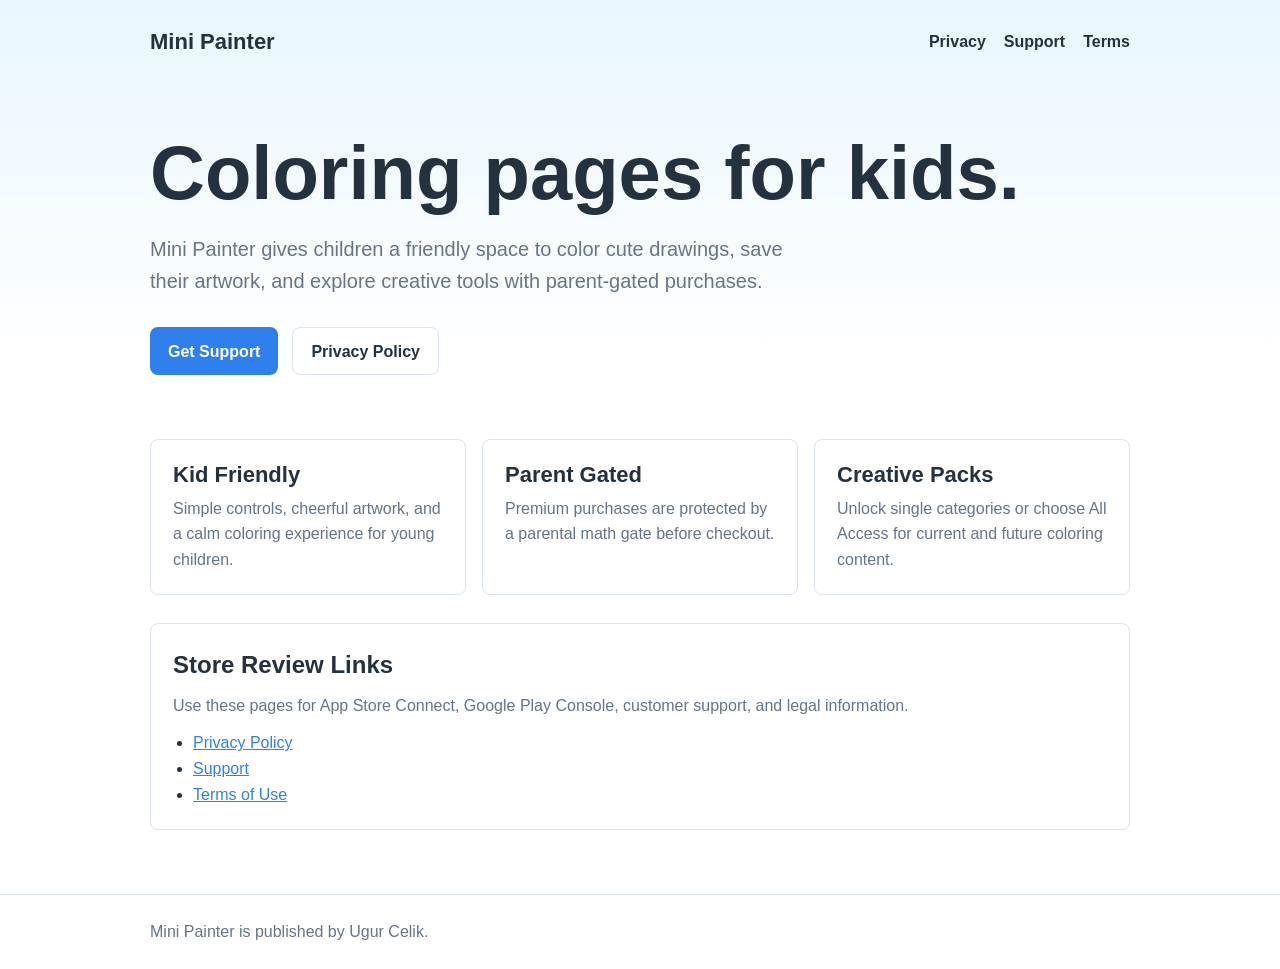
<file: index.html>
<!doctype html>
<html lang="en">
  <head>
    <meta charset="utf-8">
    <meta name="viewport" content="width=device-width, initial-scale=1">
    <title>Mini Painter</title>
    <meta name="description" content="Mini Painter is a calm coloring app for kids with playful drawing tools and parent-gated premium packs.">
    <link rel="stylesheet" href="./styles.css">
  </head>
  <body>
    <header>
      <nav class="wrap">
        <a class="brand" href="./">Mini Painter</a>
        <div class="links">
          <a href="./privacy-policy/">Privacy</a>
          <a href="./support/">Support</a>
          <a href="./terms/">Terms</a>
        </div>
      </nav>
    </header>

    <main>
      <section class="hero wrap">
        <h1>Coloring pages for kids.</h1>
        <p>Mini Painter gives children a friendly space to color cute drawings, save their artwork, and explore creative tools with parent-gated purchases.</p>
        <div class="actions">
          <a class="button" href="./support/">Get Support</a>
          <a class="button secondary" href="./privacy-policy/">Privacy Policy</a>
        </div>
      </section>

      <section class="wrap grid" aria-label="Highlights">
        <article class="card">
          <h2>Kid Friendly</h2>
          <p>Simple controls, cheerful artwork, and a calm coloring experience for young children.</p>
        </article>
        <article class="card">
          <h2>Parent Gated</h2>
          <p>Premium purchases are protected by a parental math gate before checkout.</p>
        </article>
        <article class="card">
          <h2>Creative Packs</h2>
          <p>Unlock single categories or choose All Access for current and future coloring content.</p>
        </article>
      </section>

      <section class="wrap legal-list" aria-label="Store review links">
        <h2>Store Review Links</h2>
        <p>Use these pages for App Store Connect, Google Play Console, customer support, and legal information.</p>
        <ul>
          <li><a href="./privacy-policy/">Privacy Policy</a></li>
          <li><a href="./support/">Support</a></li>
          <li><a href="./terms/">Terms of Use</a></li>
        </ul>
      </section>
    </main>

    <footer>
      <div class="wrap">Mini Painter is published by Ugur Celik.</div>
    </footer>
  </body>
</html>
</file>
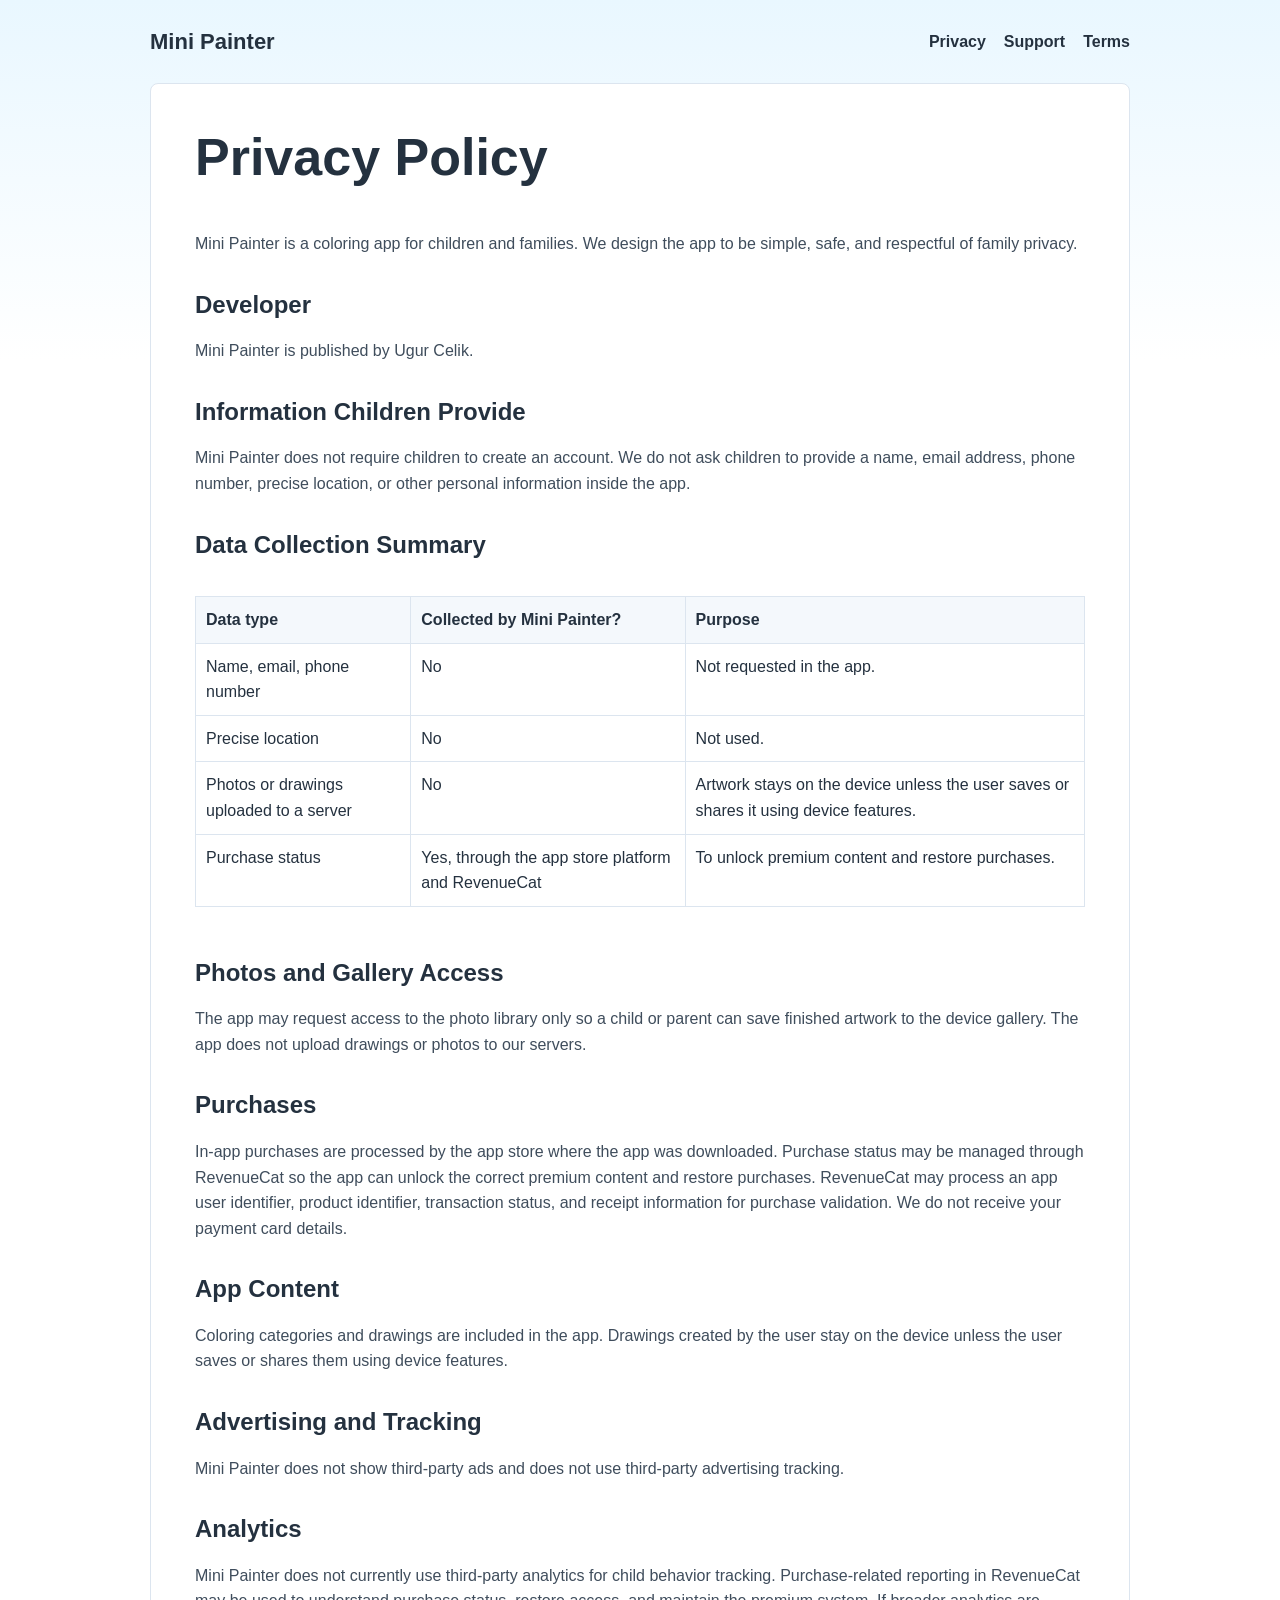
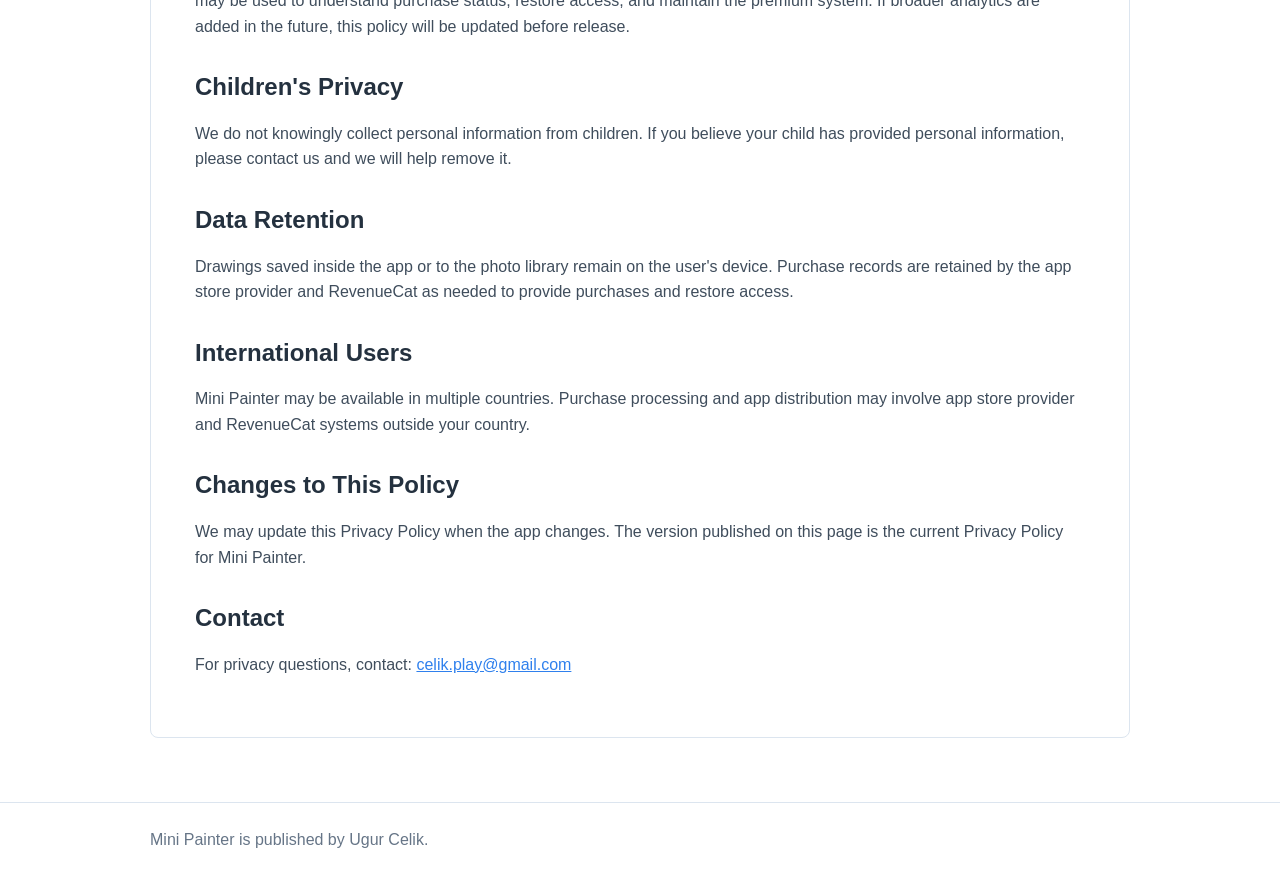
<file: privacy-policy/index.html>
<!doctype html>
<html lang="en">
  <head>
    <meta charset="utf-8">
    <meta name="viewport" content="width=device-width, initial-scale=1">
    <title>Privacy Policy - Mini Painter</title>
    <meta name="description" content="Privacy Policy for Mini Painter.">
    <link rel="stylesheet" href="../styles.css">
  </head>
  <body>
    <header>
      <nav class="wrap">
        <a class="brand" href="../">Mini Painter</a>
        <div class="links">
          <a href="../privacy-policy/">Privacy</a>
          <a href="../support/">Support</a>
          <a href="../terms/">Terms</a>
        </div>
      </nav>
    </header>

    <main class="wrap">
      <article class="content">
        <h1>Privacy Policy</h1>

        <p>Mini Painter is a coloring app for children and families. We design the app to be simple, safe, and respectful of family privacy.</p>

        <h2>Developer</h2>
        <p>Mini Painter is published by Ugur Celik.</p>

        <h2>Information Children Provide</h2>
        <p>Mini Painter does not require children to create an account. We do not ask children to provide a name, email address, phone number, precise location, or other personal information inside the app.</p>

        <h2>Data Collection Summary</h2>
        <div class="table-wrap">
          <table>
            <thead>
              <tr>
                <th>Data type</th>
                <th>Collected by Mini Painter?</th>
                <th>Purpose</th>
              </tr>
            </thead>
            <tbody>
              <tr>
                <td>Name, email, phone number</td>
                <td>No</td>
                <td>Not requested in the app.</td>
              </tr>
              <tr>
                <td>Precise location</td>
                <td>No</td>
                <td>Not used.</td>
              </tr>
              <tr>
                <td>Photos or drawings uploaded to a server</td>
                <td>No</td>
                <td>Artwork stays on the device unless the user saves or shares it using device features.</td>
              </tr>
              <tr>
                <td>Purchase status</td>
                <td>Yes, through the app store platform and RevenueCat</td>
                <td>To unlock premium content and restore purchases.</td>
              </tr>
            </tbody>
          </table>
        </div>

        <h2>Photos and Gallery Access</h2>
        <p>The app may request access to the photo library only so a child or parent can save finished artwork to the device gallery. The app does not upload drawings or photos to our servers.</p>

        <h2>Purchases</h2>
        <p>In-app purchases are processed by the app store where the app was downloaded. Purchase status may be managed through RevenueCat so the app can unlock the correct premium content and restore purchases. RevenueCat may process an app user identifier, product identifier, transaction status, and receipt information for purchase validation. We do not receive your payment card details.</p>

        <h2>App Content</h2>
        <p>Coloring categories and drawings are included in the app. Drawings created by the user stay on the device unless the user saves or shares them using device features.</p>

        <h2>Advertising and Tracking</h2>
        <p>Mini Painter does not show third-party ads and does not use third-party advertising tracking.</p>

        <h2>Analytics</h2>
        <p>Mini Painter does not currently use third-party analytics for child behavior tracking. Purchase-related reporting in RevenueCat may be used to understand purchase status, restore access, and maintain the premium system. If broader analytics are added in the future, this policy will be updated before release.</p>

        <h2>Children's Privacy</h2>
        <p>We do not knowingly collect personal information from children. If you believe your child has provided personal information, please contact us and we will help remove it.</p>

        <h2>Data Retention</h2>
        <p>Drawings saved inside the app or to the photo library remain on the user's device. Purchase records are retained by the app store provider and RevenueCat as needed to provide purchases and restore access.</p>

        <h2>International Users</h2>
        <p>Mini Painter may be available in multiple countries. Purchase processing and app distribution may involve app store provider and RevenueCat systems outside your country.</p>

        <h2>Changes to This Policy</h2>
        <p>We may update this Privacy Policy when the app changes. The version published on this page is the current Privacy Policy for Mini Painter.</p>

        <h2>Contact</h2>
        <p>For privacy questions, contact: <a href="mailto:celik.play@gmail.com">celik.play@gmail.com</a></p>
      </article>
    </main>

    <footer>
      <div class="wrap">Mini Painter is published by Ugur Celik.</div>
    </footer>
  </body>
</html>
</file>
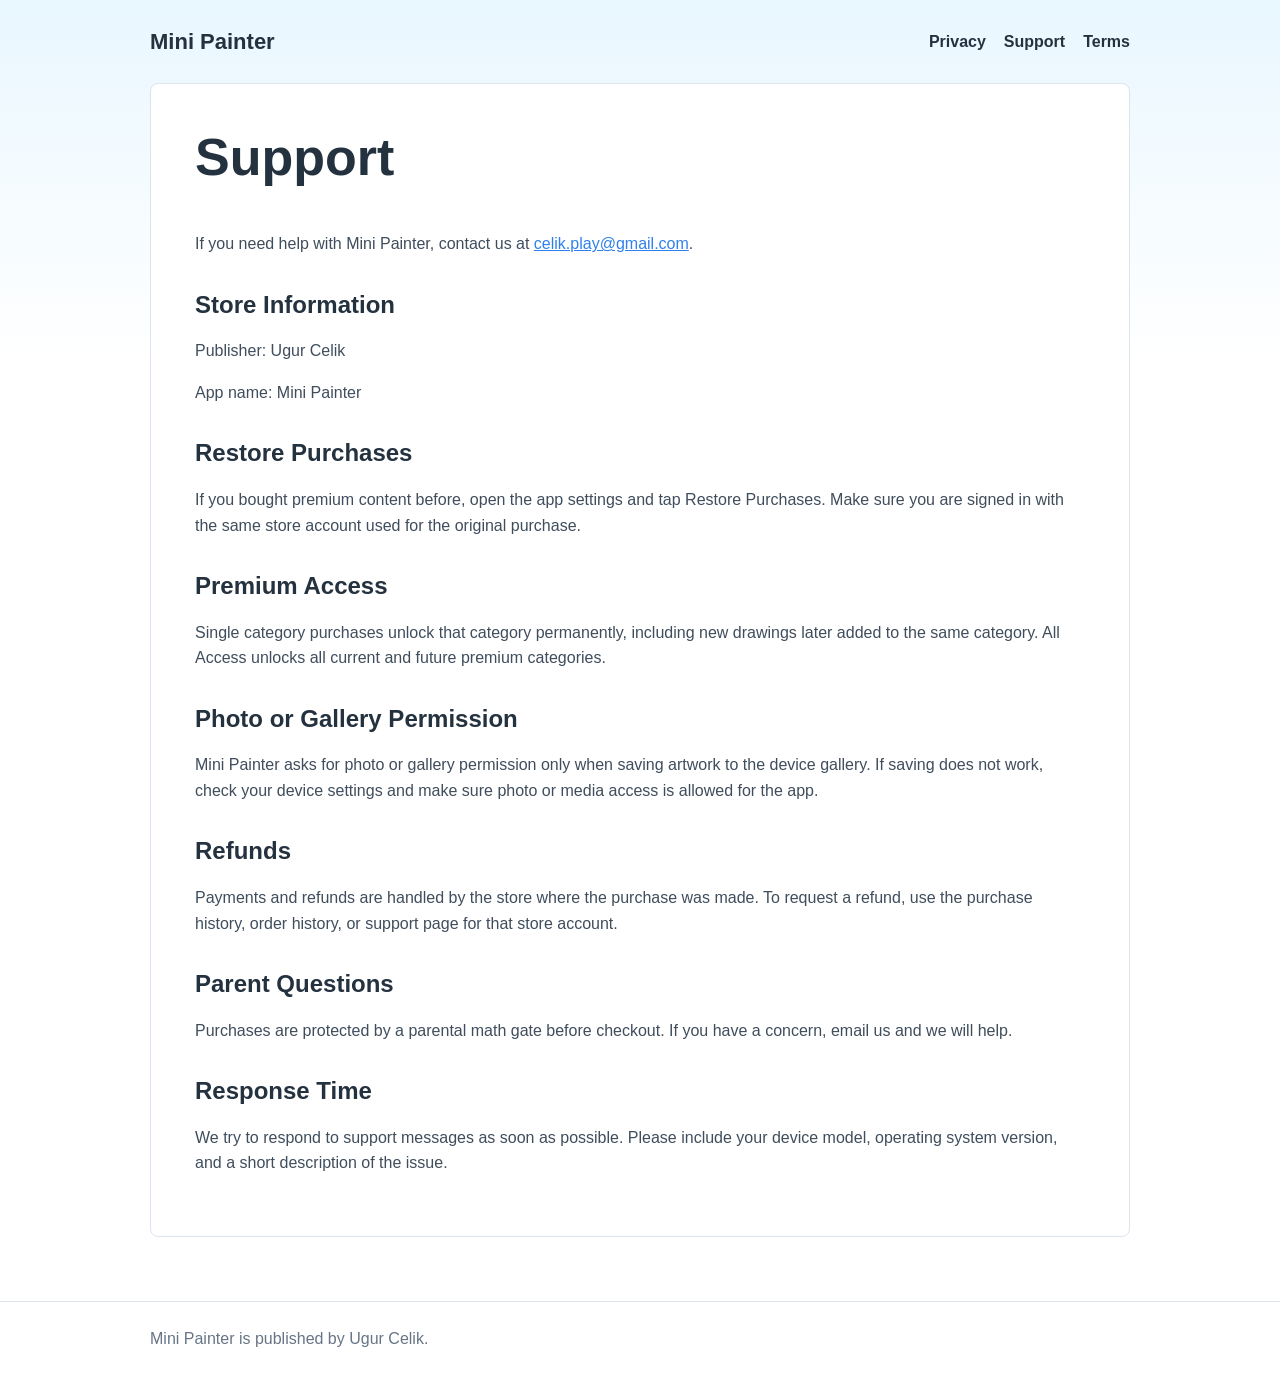
<file: support/index.html>
<!doctype html>
<html lang="en">
  <head>
    <meta charset="utf-8">
    <meta name="viewport" content="width=device-width, initial-scale=1">
    <title>Support - Mini Painter</title>
    <meta name="description" content="Support page for Mini Painter.">
    <link rel="stylesheet" href="../styles.css">
  </head>
  <body>
    <header>
      <nav class="wrap">
        <a class="brand" href="../">Mini Painter</a>
        <div class="links">
          <a href="../privacy-policy/">Privacy</a>
          <a href="../support/">Support</a>
          <a href="../terms/">Terms</a>
        </div>
      </nav>
    </header>

    <main class="wrap">
      <article class="content">
        <h1>Support</h1>
        <p>If you need help with Mini Painter, contact us at <a href="mailto:celik.play@gmail.com">celik.play@gmail.com</a>.</p>

        <h2>Store Information</h2>
        <p>Publisher: Ugur Celik</p>
        <p>App name: Mini Painter</p>

        <h2>Restore Purchases</h2>
        <p>If you bought premium content before, open the app settings and tap Restore Purchases. Make sure you are signed in with the same store account used for the original purchase.</p>

        <h2>Premium Access</h2>
        <p>Single category purchases unlock that category permanently, including new drawings later added to the same category. All Access unlocks all current and future premium categories.</p>

        <h2>Photo or Gallery Permission</h2>
        <p>Mini Painter asks for photo or gallery permission only when saving artwork to the device gallery. If saving does not work, check your device settings and make sure photo or media access is allowed for the app.</p>

        <h2>Refunds</h2>
        <p>Payments and refunds are handled by the store where the purchase was made. To request a refund, use the purchase history, order history, or support page for that store account.</p>

        <h2>Parent Questions</h2>
        <p>Purchases are protected by a parental math gate before checkout. If you have a concern, email us and we will help.</p>

        <h2>Response Time</h2>
        <p>We try to respond to support messages as soon as possible. Please include your device model, operating system version, and a short description of the issue.</p>
      </article>
    </main>

    <footer>
      <div class="wrap">Mini Painter is published by Ugur Celik.</div>
    </footer>
  </body>
</html>
</file>
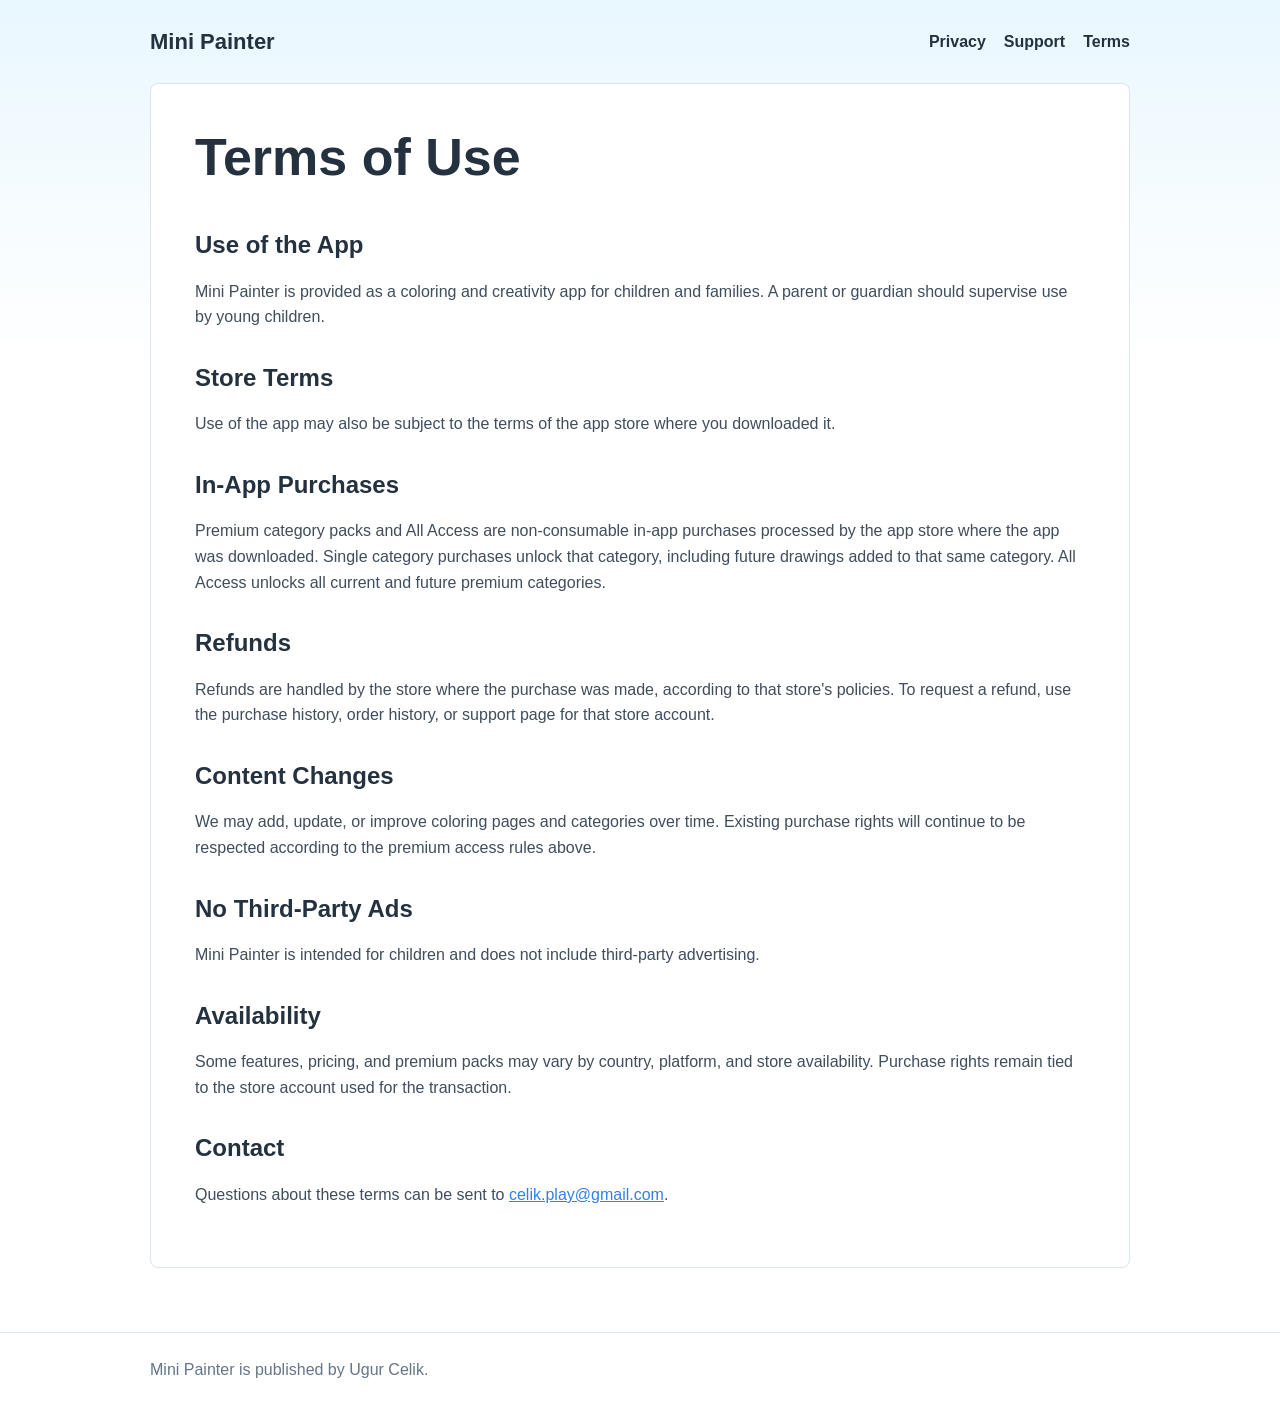
<file: terms/index.html>
<!doctype html>
<html lang="en">
  <head>
    <meta charset="utf-8">
    <meta name="viewport" content="width=device-width, initial-scale=1">
    <title>Terms of Use - Mini Painter</title>
    <meta name="description" content="Terms of Use for Mini Painter.">
    <link rel="stylesheet" href="../styles.css">
  </head>
  <body>
    <header>
      <nav class="wrap">
        <a class="brand" href="../">Mini Painter</a>
        <div class="links">
          <a href="../privacy-policy/">Privacy</a>
          <a href="../support/">Support</a>
          <a href="../terms/">Terms</a>
        </div>
      </nav>
    </header>

    <main class="wrap">
      <article class="content">
        <h1>Terms of Use</h1>

        <h2>Use of the App</h2>
        <p>Mini Painter is provided as a coloring and creativity app for children and families. A parent or guardian should supervise use by young children.</p>

        <h2>Store Terms</h2>
        <p>Use of the app may also be subject to the terms of the app store where you downloaded it.</p>

        <h2>In-App Purchases</h2>
        <p>Premium category packs and All Access are non-consumable in-app purchases processed by the app store where the app was downloaded. Single category purchases unlock that category, including future drawings added to that same category. All Access unlocks all current and future premium categories.</p>

        <h2>Refunds</h2>
        <p>Refunds are handled by the store where the purchase was made, according to that store's policies. To request a refund, use the purchase history, order history, or support page for that store account.</p>

        <h2>Content Changes</h2>
        <p>We may add, update, or improve coloring pages and categories over time. Existing purchase rights will continue to be respected according to the premium access rules above.</p>

        <h2>No Third-Party Ads</h2>
        <p>Mini Painter is intended for children and does not include third-party advertising.</p>

        <h2>Availability</h2>
        <p>Some features, pricing, and premium packs may vary by country, platform, and store availability. Purchase rights remain tied to the store account used for the transaction.</p>

        <h2>Contact</h2>
        <p>Questions about these terms can be sent to <a href="mailto:celik.play@gmail.com">celik.play@gmail.com</a>.</p>
      </article>
    </main>

    <footer>
      <div class="wrap">Mini Painter is published by Ugur Celik.</div>
    </footer>
  </body>
</html>
</file>
<file: styles.css>
:root {
  color-scheme: light;
  --ink: #24313f;
  --muted: #667587;
  --line: #dce5ef;
  --paper: #ffffff;
  --sky: #e9f7ff;
  --sun: #ffca3a;
  --coral: #ff6b6b;
  --blue: #2f80ed;
  --green: #42b883;
}

* {
  box-sizing: border-box;
}

body {
  margin: 0;
  font-family: -apple-system, BlinkMacSystemFont, "Segoe UI", sans-serif;
  color: var(--ink);
  background: linear-gradient(180deg, var(--sky), #fff 360px);
  line-height: 1.6;
}

a {
  color: var(--blue);
}

.wrap {
  width: min(980px, calc(100% - 36px));
  margin: 0 auto;
}

header {
  padding: 24px 0;
}

nav {
  display: flex;
  justify-content: space-between;
  align-items: center;
  gap: 24px;
}

.brand {
  text-decoration: none;
  color: var(--ink);
  font-weight: 800;
  font-size: 22px;
}

.links {
  display: flex;
  gap: 18px;
  flex-wrap: wrap;
}

.links a {
  color: var(--ink);
  text-decoration: none;
  font-weight: 650;
}

.hero {
  padding: 54px 0 64px;
}

.hero h1 {
  margin: 0;
  font-size: clamp(42px, 7vw, 76px);
  line-height: 0.95;
  letter-spacing: 0;
}

.hero p {
  max-width: 650px;
  font-size: 20px;
  color: var(--muted);
  margin: 24px 0 0;
}

.actions {
  margin-top: 30px;
  display: flex;
  gap: 14px;
  flex-wrap: wrap;
}

.button {
  display: inline-flex;
  align-items: center;
  justify-content: center;
  min-height: 48px;
  padding: 0 18px;
  border-radius: 8px;
  background: var(--blue);
  color: #fff;
  text-decoration: none;
  font-weight: 800;
}

.button.secondary {
  background: #fff;
  color: var(--ink);
  border: 1px solid var(--line);
}

main {
  padding-bottom: 64px;
}

.grid {
  display: grid;
  grid-template-columns: repeat(3, 1fr);
  gap: 16px;
}

.card {
  background: var(--paper);
  border: 1px solid var(--line);
  border-radius: 8px;
  padding: 22px;
}

.card h2,
.content h1,
.content h2 {
  line-height: 1.15;
}

.card h2 {
  margin: 0 0 8px;
  font-size: 22px;
}

.card p {
  margin: 0;
  color: var(--muted);
}

.legal-list {
  margin-top: 28px;
  background: var(--paper);
  border: 1px solid var(--line);
  border-radius: 8px;
  padding: 22px;
}

.legal-list h2 {
  margin: 0 0 8px;
}

.legal-list p {
  margin: 0 0 12px;
  color: var(--muted);
}

.legal-list ul {
  margin: 0;
  padding-left: 20px;
}

.content {
  background: var(--paper);
  border: 1px solid var(--line);
  border-radius: 8px;
  padding: clamp(22px, 4vw, 44px);
}

.content h1 {
  margin-top: 0;
  font-size: clamp(34px, 5vw, 52px);
}

.content h2 {
  margin-top: 34px;
}

.content p,
.content li {
  color: #3f4d5c;
}

.table-wrap {
  overflow-x: auto;
}

table {
  width: 100%;
  border-collapse: collapse;
  margin: 18px 0;
}

th,
td {
  text-align: left;
  vertical-align: top;
  border: 1px solid var(--line);
  padding: 10px;
}

th {
  background: #f4f8fc;
}

.updated {
  color: var(--muted);
  font-weight: 650;
}

footer {
  border-top: 1px solid var(--line);
  padding: 24px 0;
  color: var(--muted);
  background: #fff;
}

@media (max-width: 760px) {
  nav {
    align-items: flex-start;
    flex-direction: column;
  }

  .grid {
    grid-template-columns: 1fr;
  }
}
</file>
